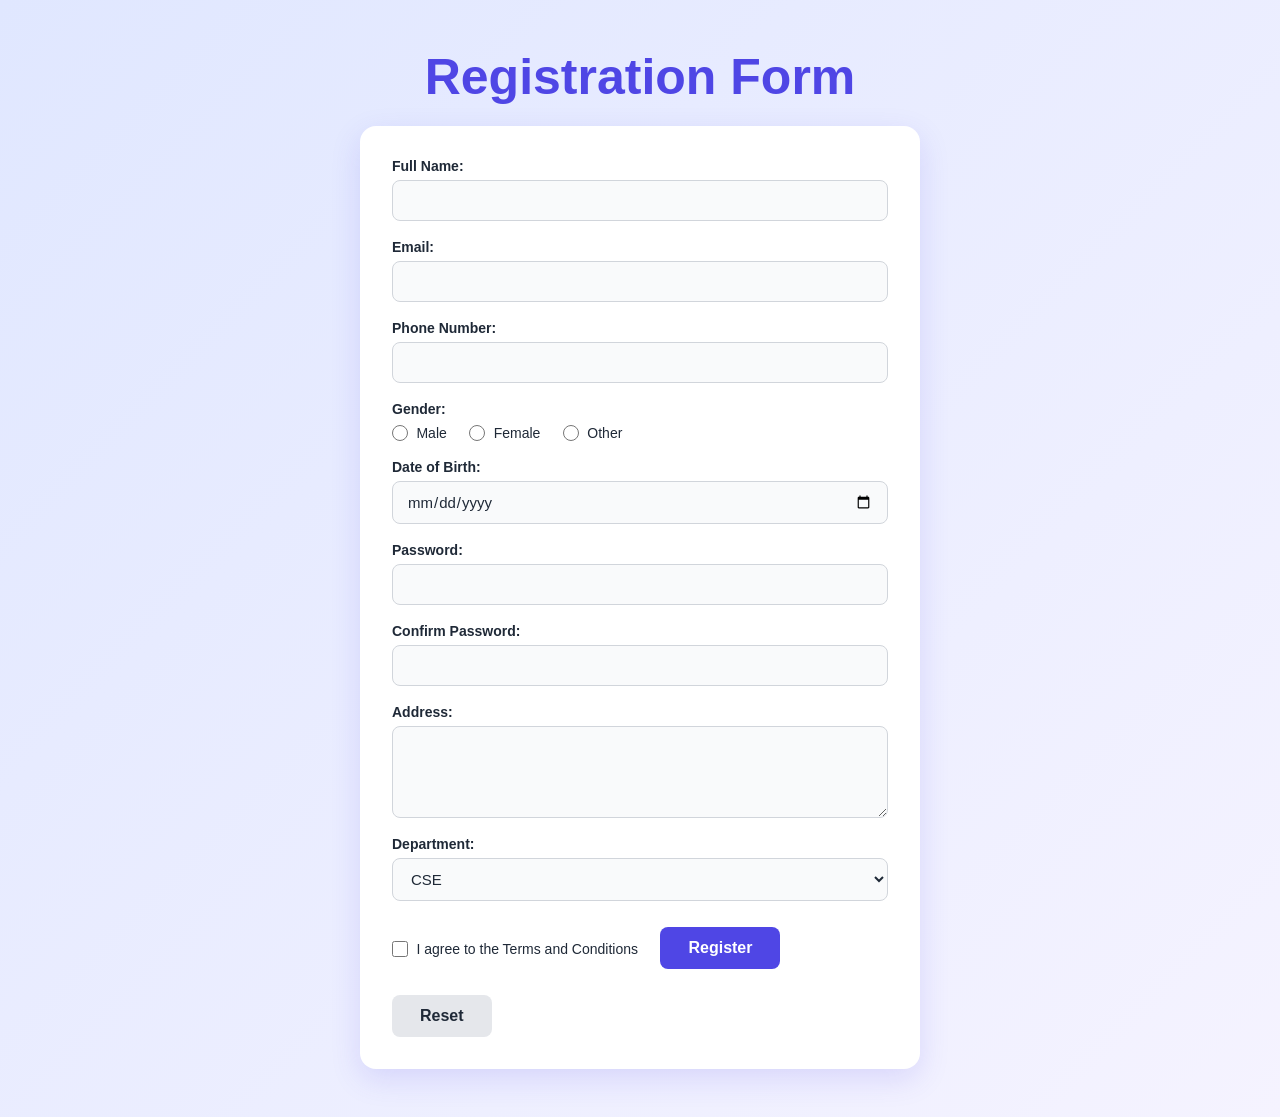
<file: index.html>
<!DOCTYPE html>
<html>

<head>
    <meta charset="UTF-8">
    <meta name="viewport" content="width=device-width, initial-scale=1.0">
    <title>Registration Form</title>
    <link rel="stylesheet" href="regi.css">
</head>

<body>

    <h2>Registration Form</h2>

    <form action="#" method="post">

        <label for="fullname">Full Name:</label><br>
        <input type="text" id="fullname" name="fullname" required><br><br>

        <label for="email">Email:</label><br>
        <input type="email" id="email" name="email" required><br><br>

        <label for="phone">Phone Number:</label><br>
        <input type="tel" id="phone" name="phone" required><br><br>

        <label>Gender:</label><br>

        <input type="radio" id="male" name="gender" value="Male">
        <label for="male">Male</label>

        <input type="radio" id="female" name="gender" value="Female">
        <label for="female">Female</label>

        <input type="radio" id="other" name="gender" value="Other">
        <label for="other">Other</label><br><br>

        <label for="dob">Date of Birth:</label><br>
        <input type="date" id="dob" name="dob"><br><br>

        <label for="password">Password:</label><br>
        <input type="password" id="password" name="password" required><br><br>

        <label for="confirmPassword">Confirm Password:</label><br>
        <input type="password" id="confirmPassword" name="confirmPassword" required><br><br>

        <label for="address">Address:</label><br>
        <textarea id="address" name="address" rows="4"></textarea><br><br>

        <label for="department">Department:</label><br>
        <select id="department" name="department">
            <option value="CSE">CSE</option>
            <option value="EEE">EEE</option>
            <option value="BBA">BBA</option>
            <option value="English">English</option>
        </select><br><br>

        <input type="checkbox" id="terms" name="terms" required>
        <label for="terms">I agree to the Terms and Conditions</label><br><br>

        <input type="submit" value="Register">
        <input type="reset" value="Reset">

    </form>

</body>
</html>
</file>
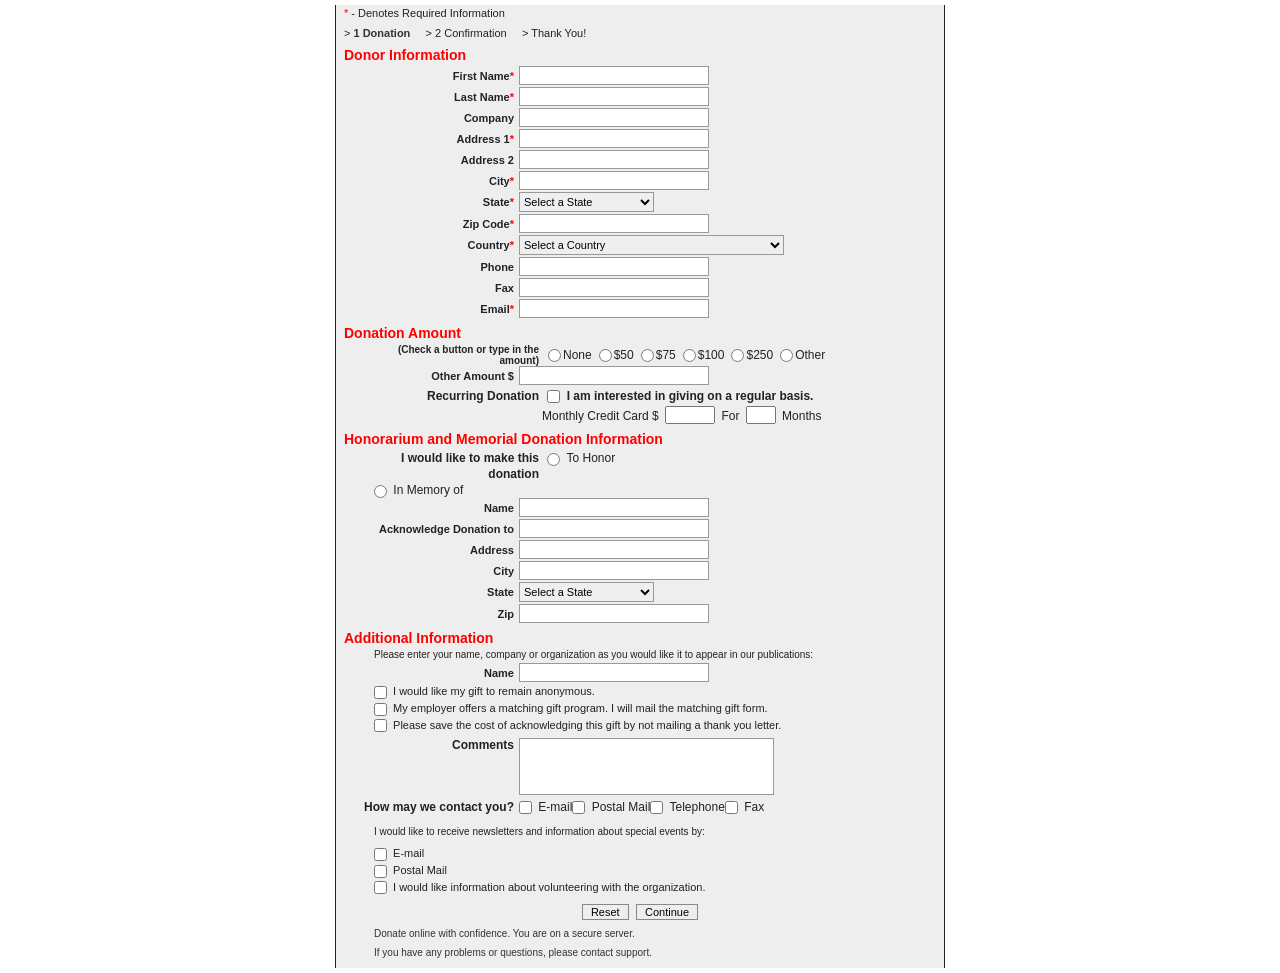
<file: index1.html>
<!DOCTYPE html>
<html>

<head>
    <meta charset="UTF-8">
    <meta name="viewport" content="width=device-width, initial-scale=1.0">

    <title>Donation Form</title>

    <link rel="stylesheet" href="style.css">
</head>

<body>

    <div class="container">

        <div class="required">
            <span>*</span> - Denotes Required Information
        </div>

        <div class="steps">
            &gt; <b>1 Donation</b>
            &nbsp;&nbsp;&nbsp;&nbsp;&gt; 2 Confirmation
            &nbsp;&nbsp;&nbsp;&nbsp;&gt; Thank You!
        </div>

        <form>

            <h3>Donor Information</h3>

            <div class="form-row">
                <label>First Name<span>*</span></label>
                <input type="text" required>
            </div>

            <div class="form-row">
                <label>Last Name<span>*</span></label>
                <input type="text" required>
            </div>

            <div class="form-row">
                <label>Company</label>
                <input type="text">
            </div>

            <div class="form-row">
                <label>Address 1<span>*</span></label>
                <input type="text" required>
            </div>

            <div class="form-row">
                <label>Address 2</label>
                <input type="text">
            </div>

            <div class="form-row">
                <label>City<span>*</span></label>
                <input type="text" required>
            </div>

            <div class="form-row">
                <label>State<span>*</span></label>
                <select required>
                    <option>Select a State</option>
                    <option>Dhaka</option>
                    <option>Chittagong</option>
                    <option>Rajshahi</option>
                    <option>Khulna</option>
                    <option>Sylhet</option>
                </select>
            </div>

            <div class="form-row">
                <label>Zip Code<span>*</span></label>
                <input type="text" required>
            </div>

            <div class="form-row">
                <label>Country<span>*</span></label>
                <select required>
                    <option>Select a Country</option>
                    <option>Bangladesh</option>
                    <option>India</option>
                    <option>USA</option>
                    <option>UK</option>
                    <option>Canada</option>
                </select>
            </div>

            <div class="form-row">
                <label>Phone</label>
                <input type="tel">
            </div>

            <div class="form-row">
                <label>Fax</label>
                <input type="text">
            </div>

            <div class="form-row">
                <label>Email<span>*</span></label>
                <input type="email" required>
            </div>

            <h3>Donation Amount</h3>

            <div class="donation-row">
                <label>(Check a button or type in the amount)</label>

                <input type="radio" name="amount" value="none">
                <span>None</span>

                <input type="radio" name="amount" value="50">
                <span>$50</span>

                <input type="radio" name="amount" value="75">
                <span>$75</span>

                <input type="radio" name="amount" value="100">
                <span>$100</span>

                <input type="radio" name="amount" value="250">
                <span>$250</span>

                <input type="radio" name="amount" value="other">
                <span>Other</span>
            </div>

            <div class="form-row">
                <label>Other Amount $</label>
                <input type="text">
            </div>

            <div class="recurring">
                <label>Recurring Donation</label>

                <input type="checkbox">
                I am interested in giving on a regular basis.
            </div>

            <div class="monthly">
                Monthly Credit Card $
                <input type="text">

                For
                <input type="text" class="small-input">

                Months
            </div>

            <h3>Honorarium and Memorial Donation Information</h3>

            <div class="honor-row">

                <label>I would like to make this donation</label>

                <input type="radio" name="donation-type">
                To Honor

                <br>

                <input type="radio" name="donation-type">
                In Memory of

            </div>

            <div class="form-row">
                <label>Name</label>
                <input type="text">
            </div>

            <div class="form-row">
                <label>Acknowledge Donation to</label>
                <input type="text">
            </div>

            <div class="form-row">
                <label>Address</label>
                <input type="text">
            </div>

            <div class="form-row">
                <label>City</label>
                <input type="text">
            </div>

            <div class="form-row">
                <label>State</label>
                <select>
                    <option>Select a State</option>
                    <option>Dhaka</option>
                    <option>Chittagong</option>
                    <option>Rajshahi</option>
                    <option>Khulna</option>
                </select>
            </div>

            <div class="form-row">
                <label>Zip</label>
                <input type="text">
            </div>

            <h3>Additional Information</h3>

            <p class="description">
                Please enter your name, company or organization as you would like
                it to appear in our publications:
            </p>

            <div class="form-row">
                <label>Name</label>
                <input type="text">
            </div>

            <div class="checkbox-row">
                <input type="checkbox">
                I would like my gift to remain anonymous.
            </div>

            <div class="checkbox-row">
                <input type="checkbox">
                My employer offers a matching gift program.
                I will mail the matching gift form.
            </div>

            <div class="checkbox-row">
                <input type="checkbox">
                Please save the cost of acknowledging this gift by not mailing
                a thank you letter.
            </div>

            <div class="comments">

                <label>Comments</label>

                <textarea rows="5"></textarea>

            </div>

            <div class="contact">

                <label>How may we contact you?</label>

                <div>
                    <input type="checkbox">
                    E-mail
                </div>

                <div>
                    <input type="checkbox">
                    Postal Mail
                </div>

                <div>
                    <input type="checkbox">
                    Telephone
                </div>

                <div>
                    <input type="checkbox">
                    Fax
                </div>

            </div>


            <p>
                I would like to receive newsletters and information about
                special events by:
            </p>

            <div class="checkbox-row">
                <input type="checkbox">
                E-mail
            </div>

            <div class="checkbox-row">
                <input type="checkbox">
                Postal Mail
            </div>


            <div class="checkbox-row">
                <input type="checkbox">
                I would like information about volunteering with the organization.
            </div>

            <div class="buttons">
                <input type="reset" value="Reset">
                <input type="submit" value="Continue">
            </div>

            <p class="footer">
                 Donate online with confidence. You are on a secure server.
            </p>

            <p class="footer">
                If you have any problems or questions, please contact support.
            </p>

        </form>

    </div>

</body>

</html>
</file>
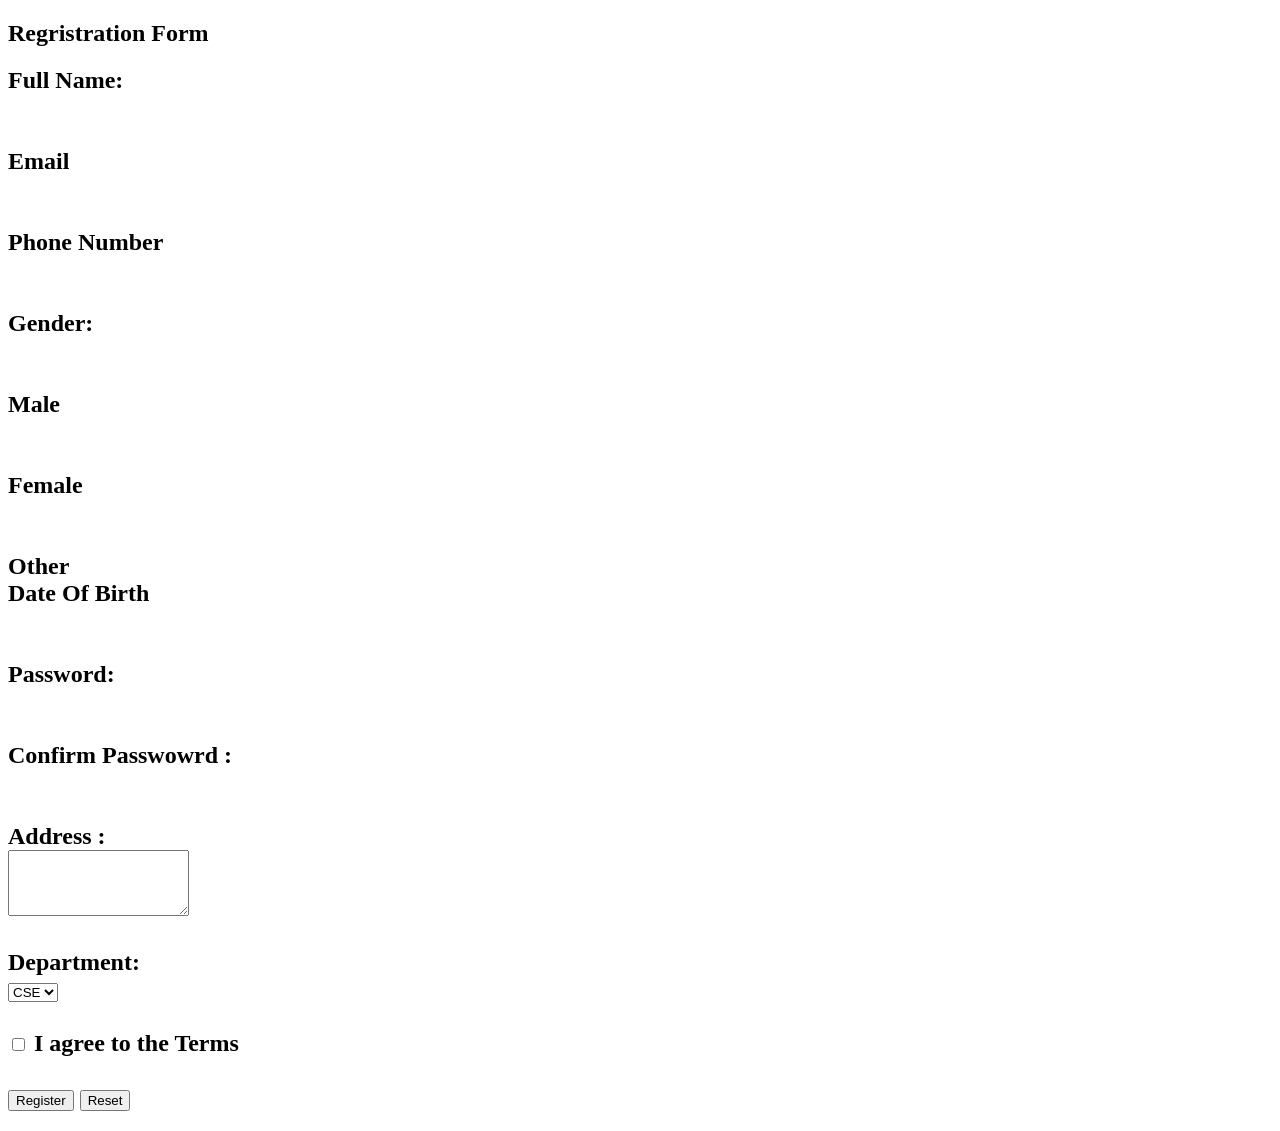
<file: LabTask1.html>
<!DOCTYPE html>
<html>
<head>
    <meta charset="UTF-8">
    <meta name="viewport" content="width=device-width, initiald-scale=1.0">
    <title> Regristration Form </title>
</head>

<body>
<h2>
    Regristration Form
    <h2>
        <form action="#" method="post">
            <label for="fullname">Full Name: </label><br>
            <label type="text" id="fullname" name="fullname" required><br><br>

            <label for="email">Email</label><br>
            <label type="email" id="email" name="email" required><br><br>

            <label for="phone">Phone Number</label><br>
            <label type="tel" id="phone" name="phone" required><br><br> 


            <label>Gender:</label><br>

            <label type="radio" id="male" name="gender" value="Male"><br><br>
            <label for="male">Male</label><br>  

            <label type="radio" id="female" name="gender" value="Female"><br><br>
            <label for="female">Female</label><br> 
            
            <label type="radio" id="other" name="gender" value="Other"><br><br>
            <label for="other">Other</label><br>  

            <label for="dob">Date Of Birth</label><br>
            <label type="date" id="dob" name="dob"><br><br>
                
            <label for="password">Password:</label><br>
            <label type="password" id="password" name="password" required><br><br> 

            <label for="confirmPassword">Confirm Passwowrd : </label><br>
            <label type="confirmPassword" id="confirmPassword" name="confirmPassword" required><br><br> 

            <label for="address">Address :</label><br>
            <textarea id="address" name="address" rows="4"></textarea><br><br>
            
            <label for="department">Department:</label><br>
            <select id="department" name="department">
                <option value="=CSE">CSE</option>
                <option value="=EEE">EEE</option>
                <option value="=BBA">BBA</option>
                <option value="=LLB">LLB</option>
            </select><br><br>

            <input type="checkbox" id="terms" name="terms" required>
            <label for="terms">I agree to the Terms</label><br><br>

            <input type="submit" value="Register";>
            <input type="reset" value="Reset">

        </form>
</body>
</html>
</file>
<file: regi.css>
:root {
    --primary: #4f46e5;
    --primary-dark: #4338ca;
    --text: #1f2937;
    --border: #d1d5db;
}

* {
    box-sizing: border-box;
}

body {
    margin: 20;
    padding: 40px 16px;
    font-family: "Segoe UI", Roboto, Helvetica, Arial, sans-serif;
    color: var(--text);
    background: linear-gradient(135deg, #e0e7ff 0%, #f5f3ff 100%);
    min-height: 100vh;
}

/* Heading */
h2 {
    max-width: 560px;
    margin: 0 auto 20px;
    text-align: center;
    font-size: 50px;
    color: var(--primary);
}

/* Form card */
form {
    max-width: 560px;
    margin: 0 auto;
    padding: 32px;
    background: #fff;
    border-radius: 16px;
    box-shadow: 0 10px 30px rgba(79, 70, 229, 0.15);
}

/* <br> tags are replaced by CSS spacing */
br {
    display: none;
}

/* Labels (above inputs) */
label {
    display: block;
    margin-top: 18px;
    margin-bottom: 6px;
    font-size: 14px;
    font-weight: 600;
}

form label:first-child {
    margin-top: 0;
}

/* Text-like fields */
input[type="text"],
input[type="email"],
input[type="tel"],
input[type="date"],
input[type="password"],
textarea,
select {
    display: block;
    width: 100%;
    padding: 11px 14px;
    font-size: 15px;
    font-family: inherit;
    color: var(--text);
    background: #f9fafb;
    border: 1px solid var(--border);
    border-radius: 8px;
    transition: border-color .2s, box-shadow .2s, background .2s;
}

textarea {
    resize: vertical;
}

input:focus,
textarea:focus,
select:focus {
    outline: none;
    background: #fff;
    border-color: var(--primary);
    box-shadow: 0 0 0 3px rgba(79, 70, 229, 0.18);
}

/* Radio and checkbox, with their labels on the same line */
input[type="radio"],
input[type="checkbox"] {
    width: 16px;
    height: 16px;
    margin: 0 4px 0 0;
    vertical-align: middle;
    accent-color: var(--primary);
    cursor: pointer;
}

input[type="radio"]+label,
input[type="checkbox"]+label {
    display: inline-block;
    margin: 0 18px 0 0;
    font-weight: 500;
    vertical-align: middle;
    cursor: pointer;
}

/* Buttons */
input[type="submit"],
input[type="reset"] {
    margin-top: 26px;
    margin-right: 10px;
    padding: 12px 28px;
    font-size: 16px;
    font-weight: 600;
    border: none;
    border-radius: 8px;
    cursor: pointer;
    transition: background .2s, transform .1s;
}

input[type="submit"] {
    background: var(--primary);
    color: #fff;
}

input[type="submit"]:hover {
    background: var(--primary-dark);
}

input[type="reset"] {
    background: #e5e7eb;
    color: var(--text);
}

input[type="reset"]:hover {
    background: #d1d5db;
}

input[type="submit"]:active,
input[type="reset"]:active {
    transform: scale(0.98);
}

@media (max-width: 480px) {
    form {
        padding: 22px 18px;
    }
}
</file>
<file: style.css>
* {
    box-sizing: border-box;
}

body {
    margin: 0;
    padding: 0;
    font-family: Arial, Helvetica, sans-serif;
    background: white;
    font-size: 12px;
    color: #222;
}

.container {
    width: 610px;
    margin: 5px auto;
    padding: 0 8px 10px;
    background: #eeeeee;
    border-left: 1px solid #222;
    border-right: 1px solid #222;
    min-height: 100vh;
}

.required {
    font-size: 11px;
    padding-top: 2px;
    margin-bottom: 8px;
}

.required span,
h3 span,
.form-row label span {
    color: red;
}


.steps {
    font-size: 11px;
    margin-bottom: 8px;
}

.steps b {
    color: #333;
}

form {
    width: 100%;
}
h3 {
    color: red;
    font-size: 14px;
    margin: 7px 0 3px;
    font-weight: bold;
}

.form-row {
    display: flex;
    align-items: center;
    margin-bottom: 2px;
}

.form-row label {
    width: 170px;
    text-align: right;
    margin-right: 5px;
    font-weight: bold;
    font-size: 11px;
}

.form-row input[type="text"],
.form-row input[type="tel"],
.form-row input[type="email"] {
    width: 190px;
    height: 19px;
    border: 1px solid #999;
    padding: 2px 4px;
    font-size: 11px;
}

.form-row select {
    width: 135px;
    height: 20px;
    border: 1px solid #999;
    font-size: 11px;
}

.form-row:nth-child(10) select {
    width: 265px;
}

.donation-row {
    display: flex;
    align-items: center;
    flex-wrap: wrap;
    margin-left: 30px;
    margin-top: 3px;
}

.donation-row label {
    width: 165px;
    text-align: right;
    margin-right: 4px;
    font-size: 10px;
    font-weight: bold;
}

.donation-row input[type="radio"] {
    margin: 0 2px 0 5px;
}

.donation-row span {
    margin-right: 2px;
}

.recurring {
    margin-top: 4px;
    margin-left: 30px;
    font-weight: bold;
}

.recurring label {
    display: inline-block;
    width: 165px;
    text-align: right;
    margin-right: 5px;
}

.monthly {
    margin-left: 198px;
    margin-top: 3px;
}

.monthly input {
    width: 50px;
    height: 18px;
    margin: 0 3px;
}

.monthly .small-input {
    width: 30px;
}

.honor-row {
    margin-left: 30px;
    line-height: 16px;
}

.honor-row label {
    display: inline-block;
    width: 165px;
    text-align: right;
    margin-right: 5px;
    vertical-align: top;
    font-weight: bold;
}

.honor-row input {
    margin-left: 5px;
}

.description {
    margin: 0 0 3px 30px;
    font-size: 10px;
}

.checkbox-row {
    margin-left: 30px;
    margin-top: 3px;
    font-size: 11px;
}

.checkbox-row input {
    vertical-align: middle;
}


.comments {
    display: flex;
    margin-top: 6px;
}

.comments label {
    width: 170px;
    text-align: right;
    margin-right: 5px;
    font-weight: bold;
}

.comments textarea {
    width: 255px;
    height: 57px;
    resize: none;
    border: 1px solid #999;
}


.contact {
    display: flex;
    margin-top: 5px;
}

.contact > label {
    width: 170px;
    text-align: right;
    margin-right: 5px;
    font-weight: bold;
}

.contact > div {
    margin-bottom: 2px;
}


form p {
    margin-left: 30px;
    font-size: 10px;
}

.buttons {
    text-align: center;
    margin-top: 10px;
}

.buttons input {
    font-size: 11px;
    padding: 1px 8px;
    margin: 0 2px;
    border: 1px solid #888;
    background: #eeeeee;
}



.footer {
    margin: 8px 0 0 30px !important;
    font-size: 10px !important;
    color: #333;
}


input[type="checkbox"],
input[type="radio"] {
    width: 13px;
    height: 13px;
    vertical-align: middle;
    margin: 0 3px 0 0;
}
</file>
